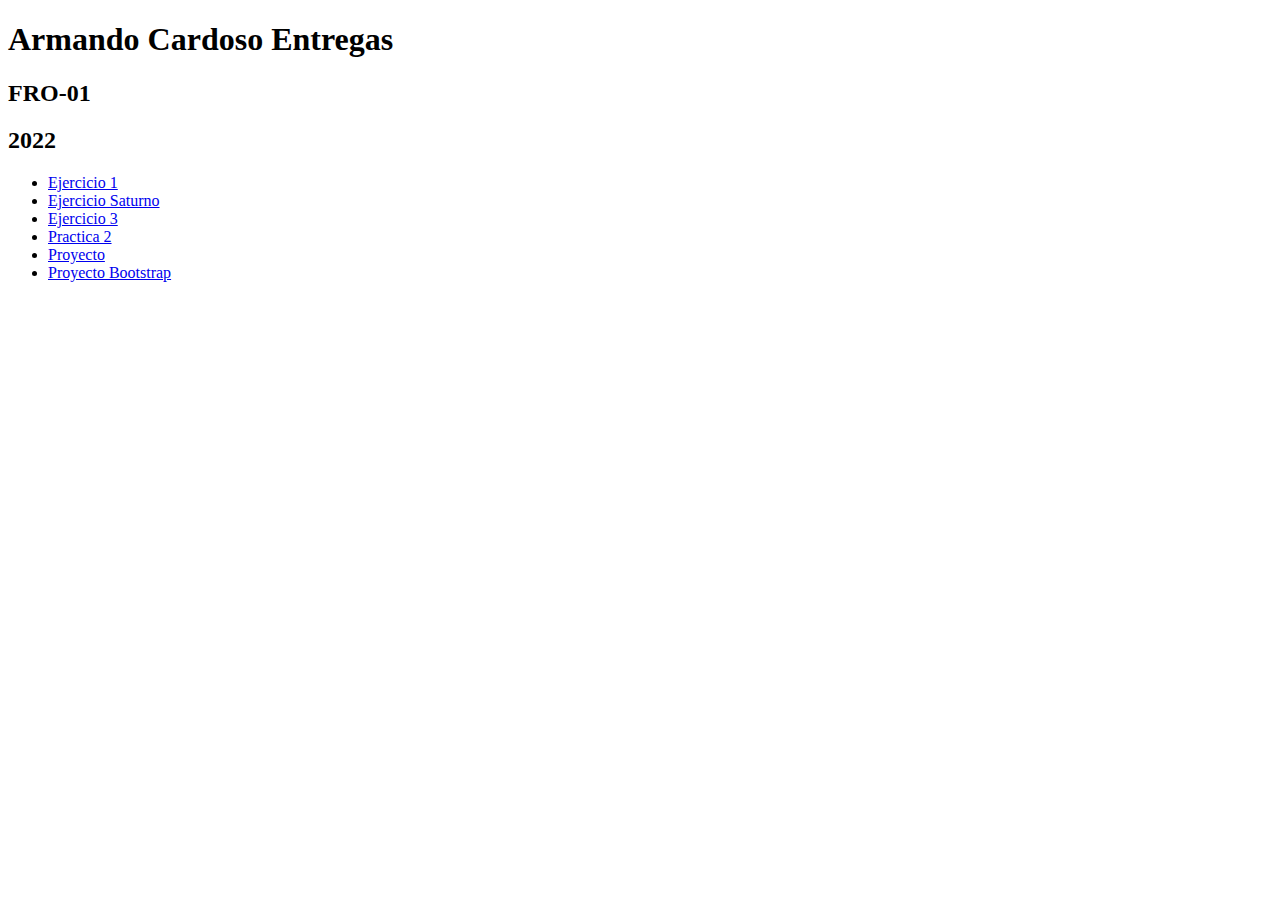
<file: index.html>
<!DOCTYPE html>
<html lang="en">
<head>
	<meta charset="UTF-8">
	<meta http-equiv="X-UA-Compatible" content="IE=edge">
	<meta name="viewport" content="width=device-width, initial-scale=1.0">
	<title>Armando Cardoso FR0-01</title>
</head>
<body>
	<h1>Armando Cardoso Entregas</h1>
	<h2>FRO-01</h2>
	<h2>2022</h2>
	<ul>
	<li><a href="/Ejercicio1/index.html">Ejercicio 1</a></li>
	<li><a href="/Ejercicio4/saturno.html">Ejercicio Saturno</a></li>
	<li><a href="/Ejercicio 3 fro01/index.html">Ejercicio 3</a></li>
	<li><a href="/Practica2/index.html">Practica 2</a></li>
	<li><a href="/Proyecto/index.html">Proyecto</a></li>
	<li><a href="/Proyecto bootstrap/index.html">Proyecto Bootstrap</a></li>
	</ul>
</body>
</html>
</file>
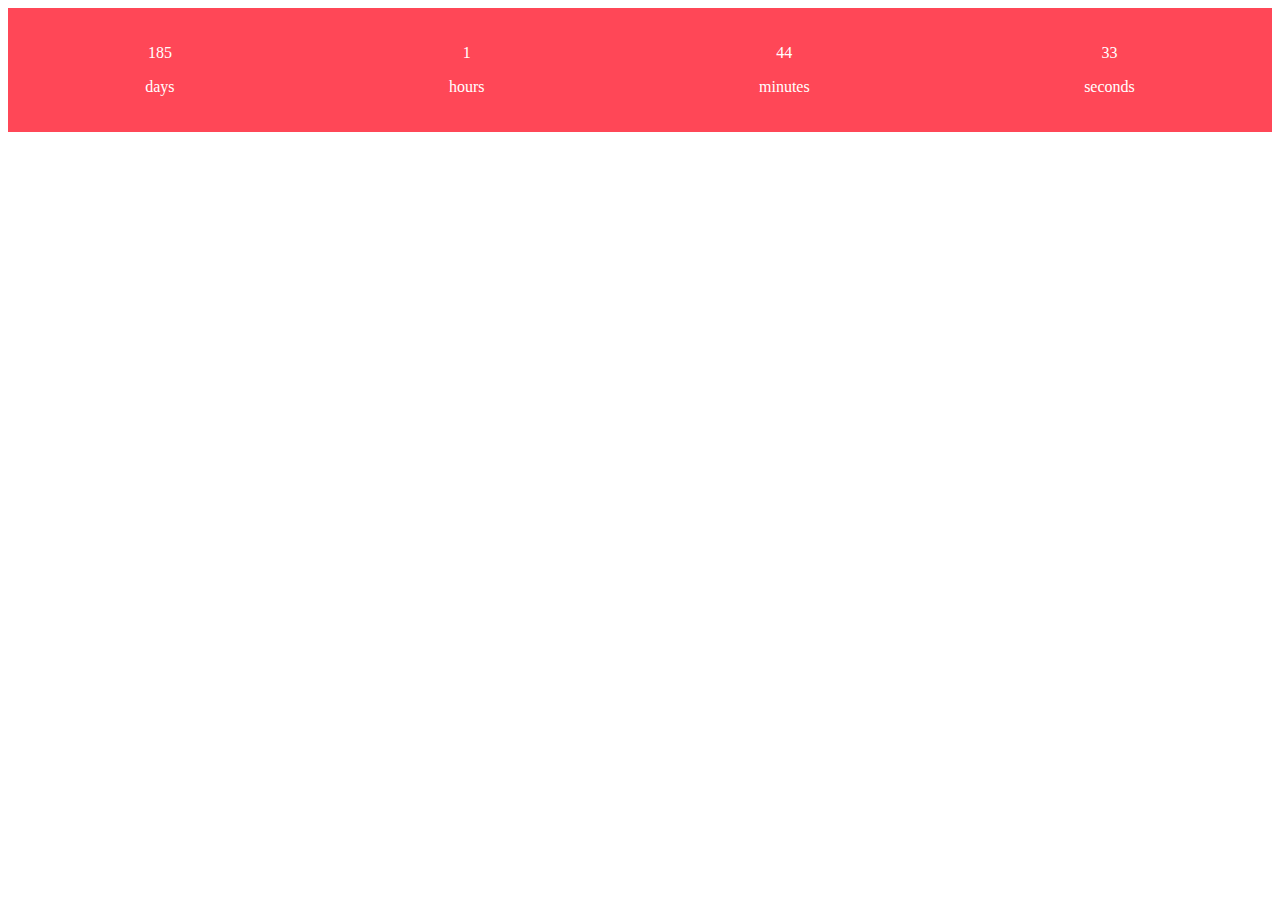
<file: Ejercicio horas y dias/index.html>
<!DOCTYPE html>
<html lang="en">
<head>
 <meta charset="UTF-8">
 <meta http-equiv="X-UA-Compatible" content="IE=edge">
 <meta name="viewport" content="width=device-width, initial-scale=1.0">
 <link rel="stylesheet" href="/Ejercicio horas y dias/css/style.css">
 <title>Ejercicio 3 fro01</title>
</head>
<body>
  <div class="contenedor-padre">
   <div class="elemento-hijo">
    <p>185</p>
    <p>days</p>
   </div>
   <div class="elemento-hijo">
    <p>1</p>
    <p>hours</p>
   </div>
   <div class="elemento-hijo">
    <p>44</p>
    <p>minutes</p>
   </div>
   <div class="elemento-hijo">
    <p>33</p>
    <p>seconds</p> 
   </div>

  </div>
</body>
</html>
</file>
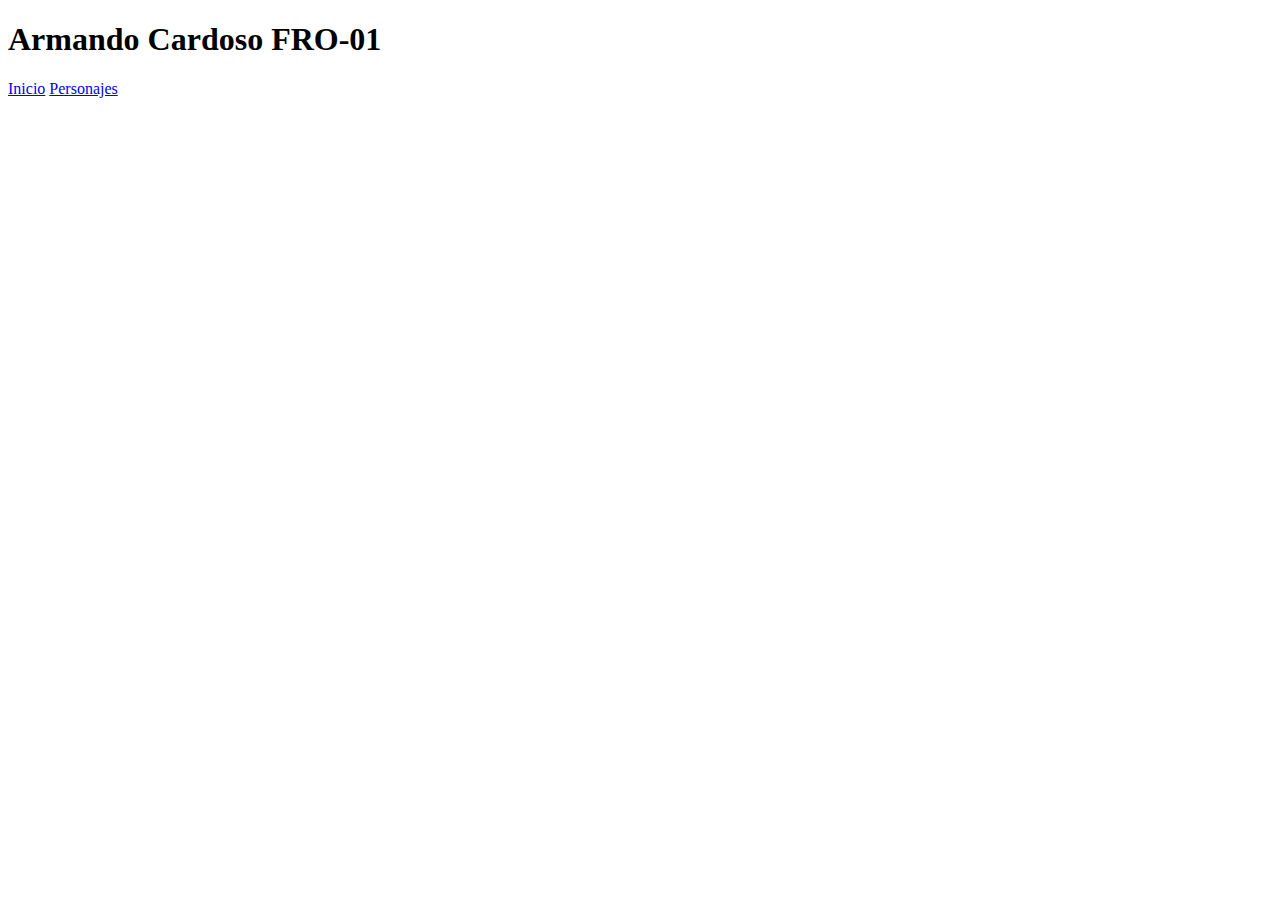
<file: Ejercicio1/index.html>
<!DOCTYPE html>
<html lang="en">
<head>
	<meta charset="UTF-8">
	<meta http-equiv="X-UA-Compatible" content="IE=edge">
	<meta name="viewport" content="width=device-width, initial-scale=1.0">
	<title>Armando Cardoso FRO-01</title>
</head>
<body>
	<h1>Armando Cardoso FRO-01</h1>
	<nav>
			<a href="/index.html">Inicio</a>
			<a href="/Ejercicio1/personajes.html">Personajes</a>
	</nav>
</body>
</html>
</file>
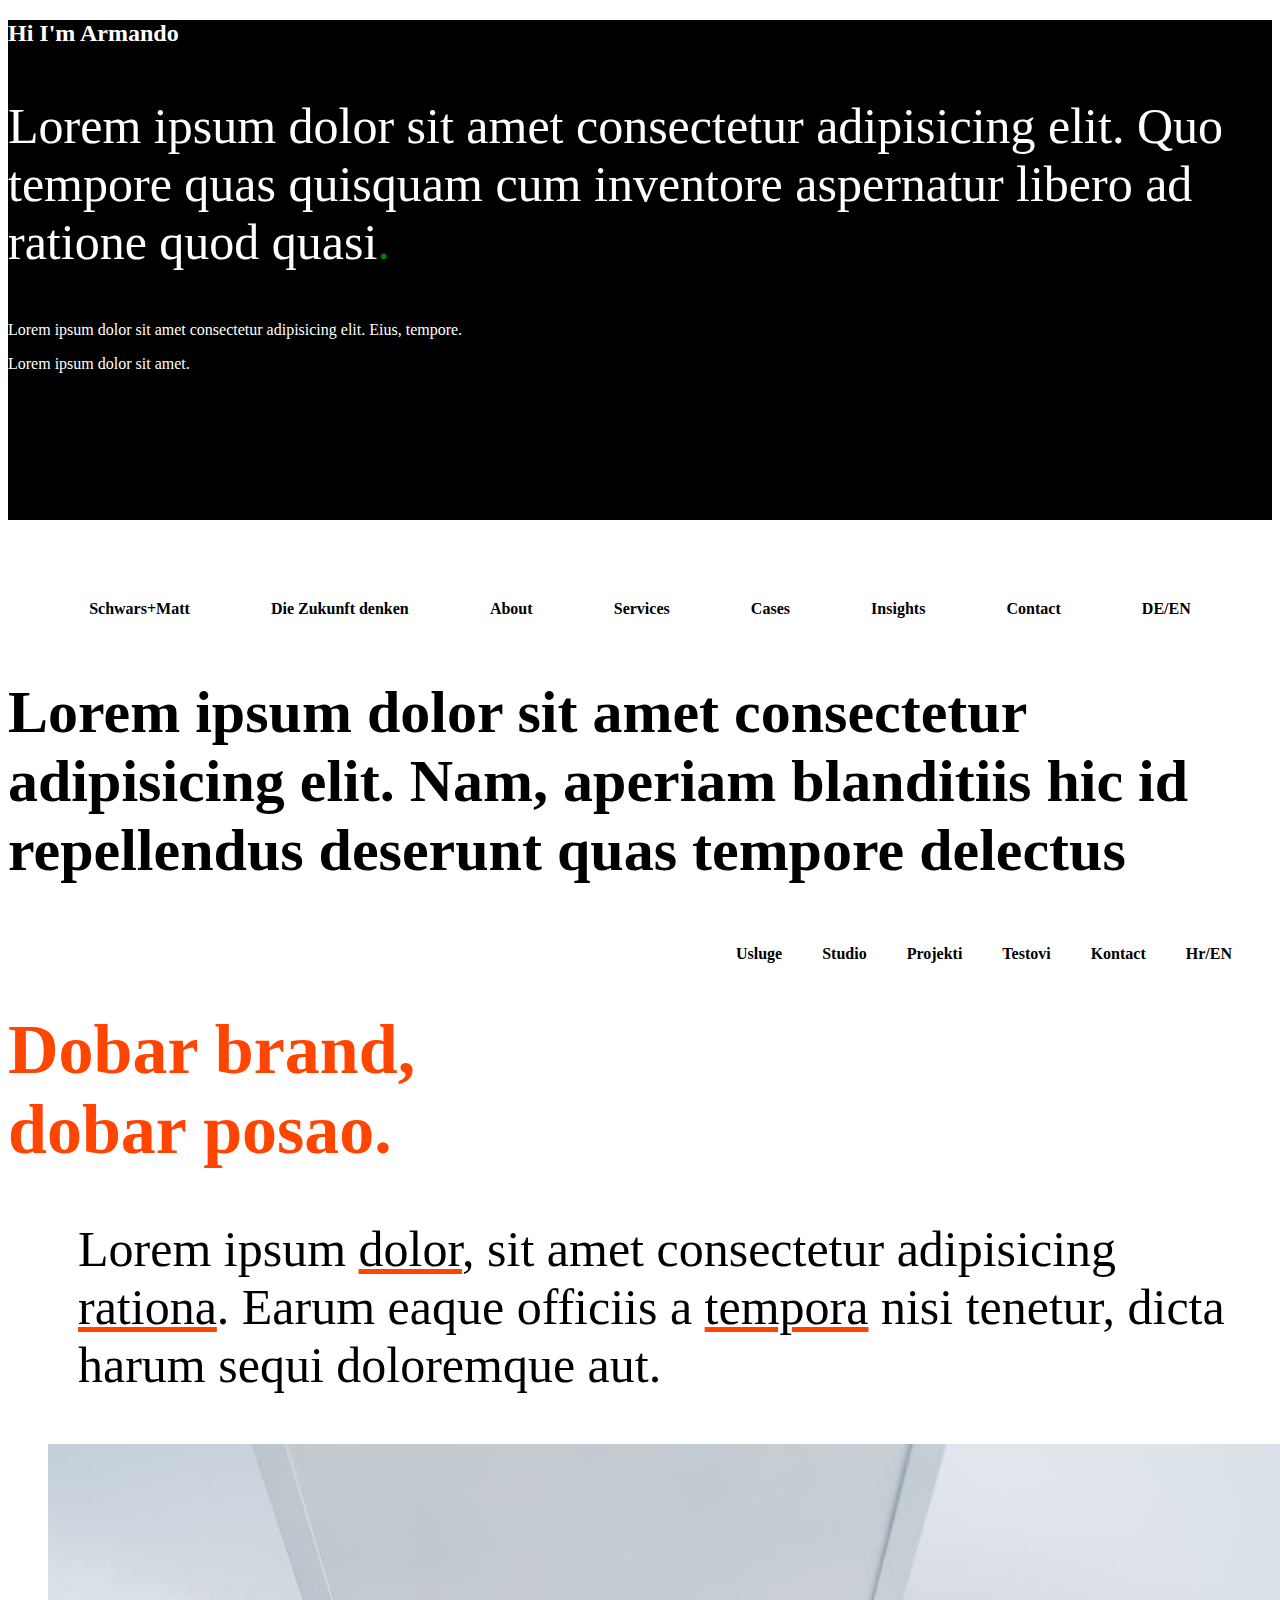
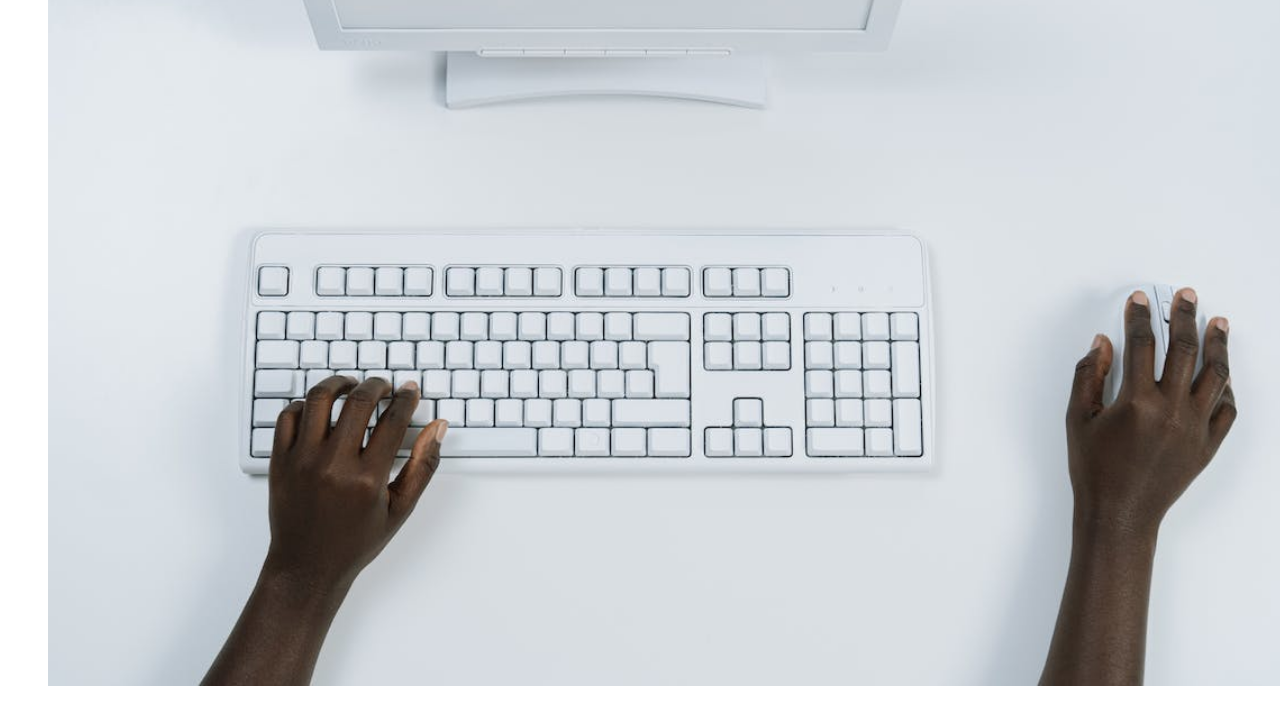
<file: Practica2/index.html>
<!DOCTYPE html>
<html lang="en">
<head>
	<meta charset="UTF-8">
	<meta http-equiv="X-UA-Compatible" content="IE=edge">
	<meta name="viewport" content="width=device-width, initial-scale=1.0">
	<title>Ejercicio 1 - práctica 2</title>
	<link rel="stylesheet" href="/Practica2/css/style.css">
</head>
<body>
	<header id="inicio-header">
		<h2>Hi I'm Armando</h2>
		<p id="p-header">Lorem ipsum dolor sit amet consectetur adipisicing elit. Quo tempore quas quisquam cum inventore aspernatur libero ad ratione quod quasi<span id="span-period">.</span></p>
		<p>Lorem ipsum dolor sit amet consectetur adipisicing elit. Eius, tempore.</p>
		<p>Lorem ipsum dolor sit amet.</p>
	</header>
	<main>
			<nav class="nav-main">
				<span>Schwars+Matt</span>
				<span>Die Zukunft denken</span>
				<a href="">About</a>
				<a href="">Services</a>
				<a href="">Cases</a>
				<a href="">Insights</a>
				<a href="">Contact</a>
				<a href="">DE/EN</a>
			</nav>
			<p id="p-main">Lorem ipsum dolor sit amet consectetur adipisicing elit. Nam, aperiam blanditiis hic id repellendus deserunt quas tempore delectus</p>
			<nav class="nav-secondary">
				<a href="">Usluge</a>
				<a href="">Studio</a>
				<a href="">Projekti</a>
				<a href="">Testovi</a>
				<a href="">Kontact</a>
				<a href="">Hr/EN</a>
			</nav>
			<h1 id="h1-dobar">Dobar brand, dobar posao.</h1>
			<p id="p-last">Lorem ipsum <span>dolor</span>, sit amet consectetur adipisicing <span>rationa</span>. Earum eaque officiis a <span>tempora</span> nisi tenetur, dicta harum sequi doloremque aut.</p>
			<figure class="contenedor-imagen"><img src="/Practica2/imgs/teclado.jpeg" alt=""></figure>
	</main>
</body>
</html>
</file>
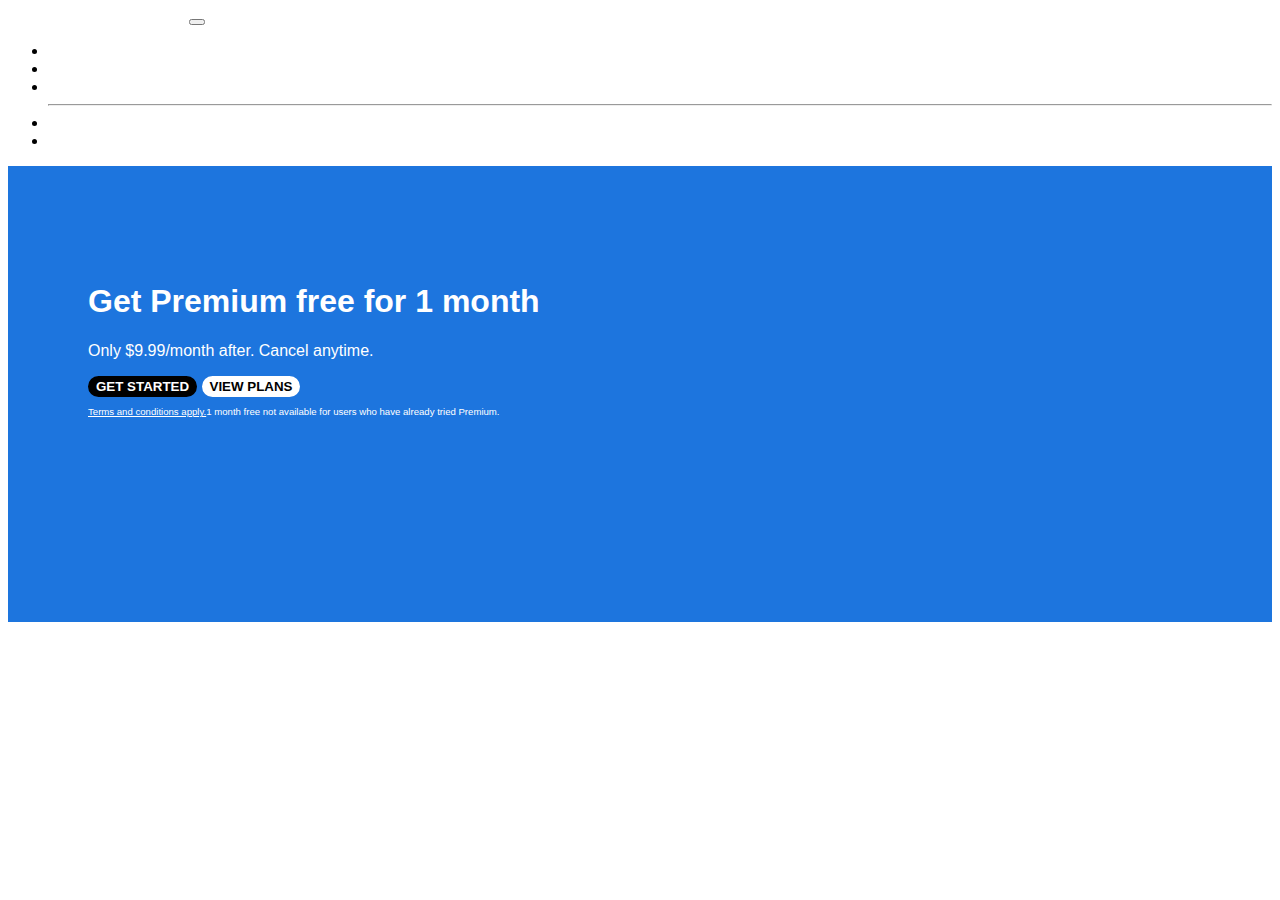
<file: Proyecto bootstrap/index.html>
<!DOCTYPE html>
<html lang="en">
 <head>
  <meta charset="utf-8">
  <title>Spotify Project</title>
  <meta name="viewport" content="width=device-width, initial-scale=1">
  <link href="https://cdn.jsdelivr.net/npm/bootstrap@5.2.2/dist/css/bootstrap.min.css" rel="stylesheet"
  integrity="sha384-Zenh87qX5JnK2Jl0vWa8Ck2rdkQ2Bzep5IDxbcnCeuOxjzrPF/et3URy9Bv1WTRi" crossorigin="anonymous">
  <link rel="stylesheet" href="/Proyecto bootstrap/css/base.css">
 </head>


<body>
  <nav class="navbar navbar-expand-lg bg-dark">
   <div class="container-fluid" id="header">
    <a class="navbar-brand" href="#">Spotify</a>
    <button class="navbar-toggler" type="button"  data-bs-toggle="collapse" data-bs-target="#navbarNav"
    aria-controls="navbarNav" aria-expanded="false" aria-label="Toggle navigation">
    <span class="navbar-toggler-icon"></span>
    </button>
    <div class="collapse navbar-collapse" id="navbarNav">
     <ul class="navbar-nav ms-auto">
      	<li class="nav-item">
       	<a class="nav-link active" aria-current="page" href="#">Premium</a>
      	</li>
      	<li class="nav-item">
       	<a class="nav-link" href="#">Support</a>
      	</li>
      	<li class="nav-item">
       	<a class="nav-link" href="#">Download</a>
      	</li>
      	<hr>
      	<li class="nav-item">
       <a class="nav-link">Sign up</a>
      	<li class="nav-item">
       	<a class="nav-link" href="#">Log in</a>
      	</li>
     	</ul>
    </div>
  </div>
  </nav>
  <main>
   	<section class="sct-getpremium" class="container-xl">
    	<h1>Get Premium free for 1 month</h1>
    	<p>Only $9.99/month after. Cancel anytime.</p>
    	<button type="button" class="get-started">GET STARTED</button>
    	<button type="button" class="view-plans">VIEW PLANS</button>
    	<p class="terms-and-conditions"><a href="">Terms and conditions apply.</a>1 month free not available for users who have already tried Premium.</p>
  	</section>


  </main>
</body>
</html>
</file>
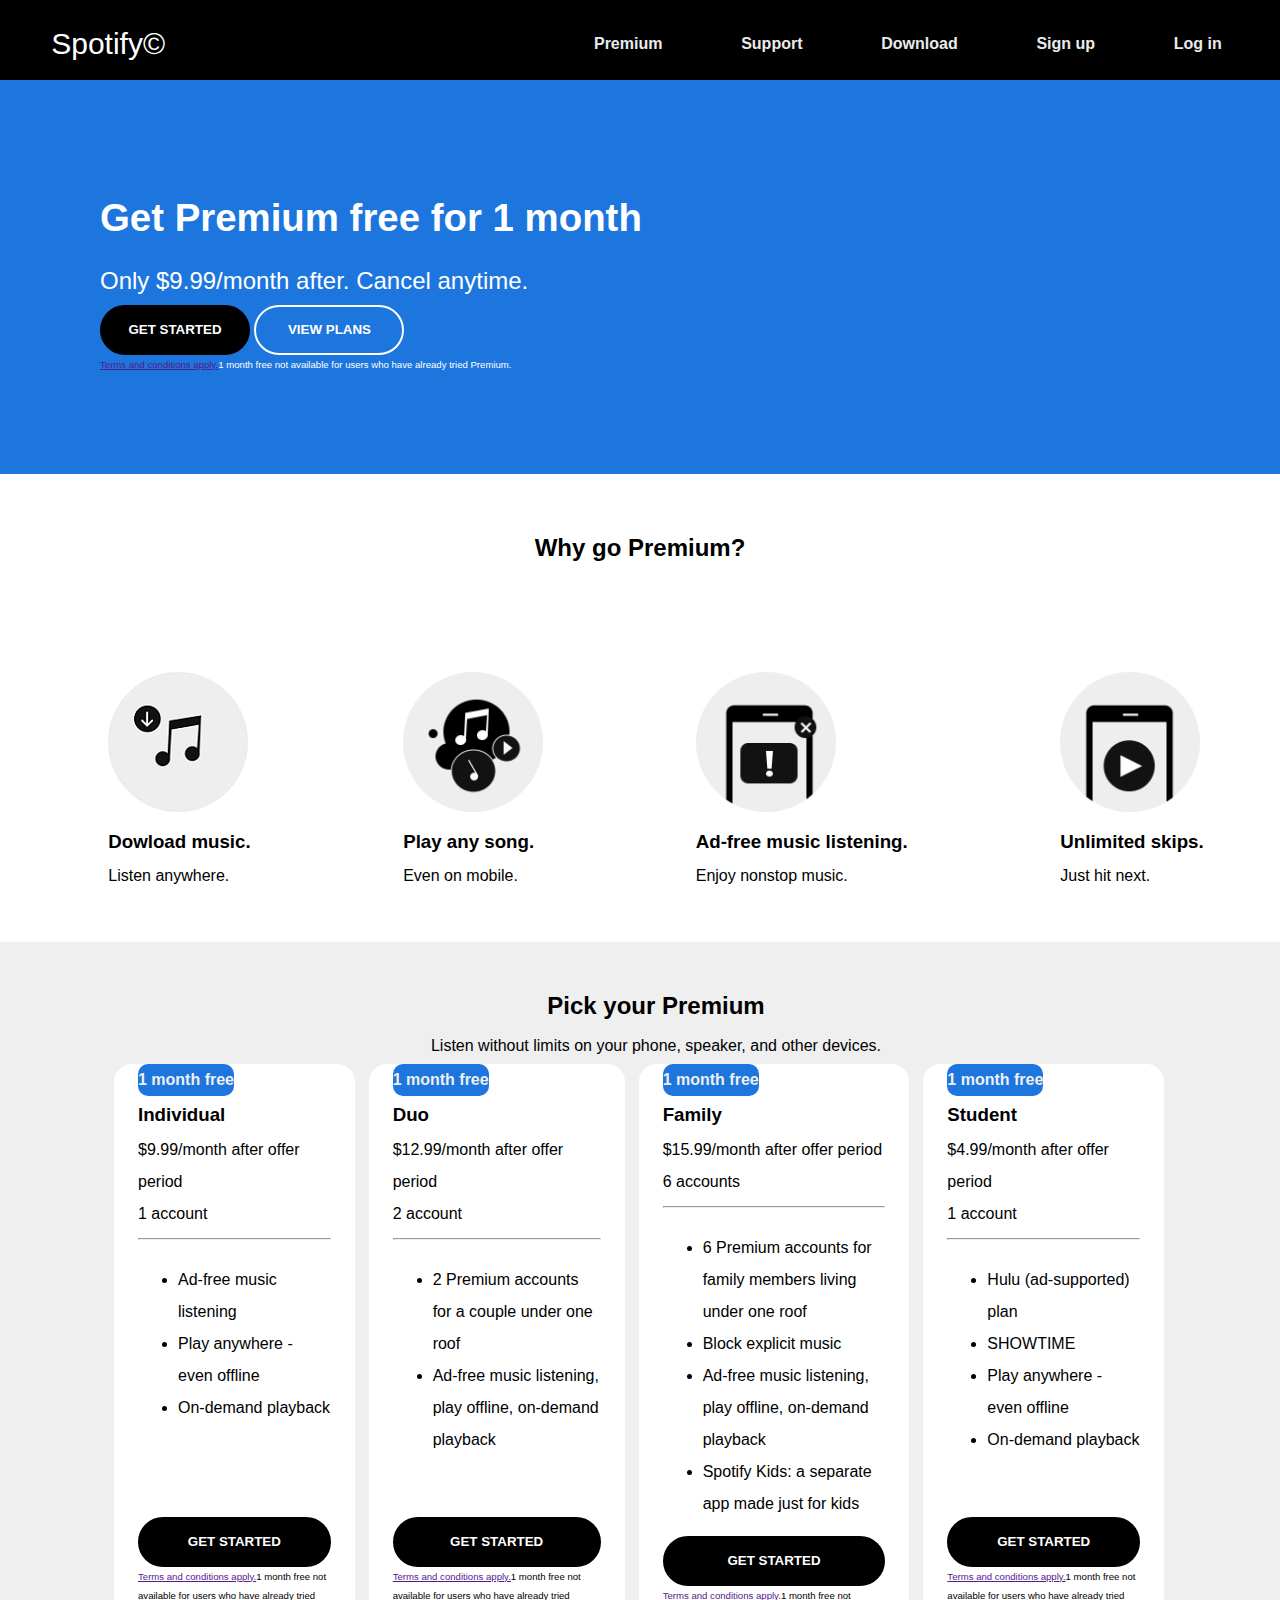
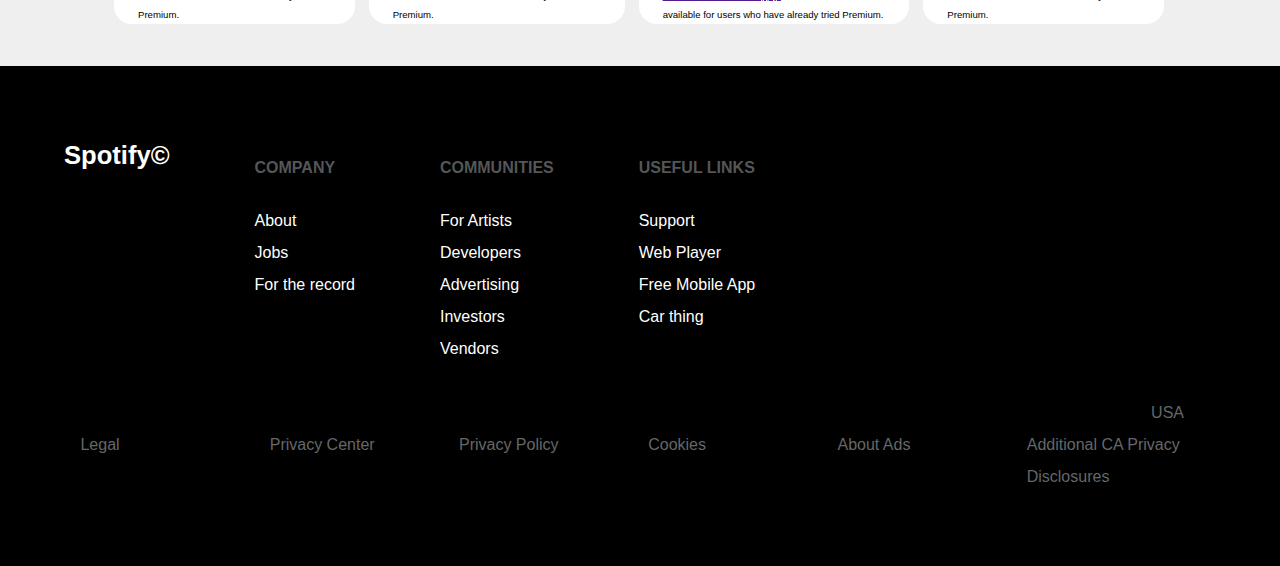
<file: Proyecto/index.html>
<!DOCTYPE html>
<html lang="en">
<head>
 <meta charset="UTF-8">
 <meta http-equiv="X-UA-Compatible" content="IE=edge">
 <meta name="viewport" content="width=device-width, initial-scale=1.0">
 <title>Spotify Premium - Spotify (Project)</title>
 <!--<link rel="stylesheet" href="/css/reset.css">-->
 <link rel="stylesheet" href="/Proyecto/css/style.css">
 <!--Iconos-->
 <link href="https://fonts.googleapis.com/icon?family=Material+Icons" rel="stylesheet">
</head>
<body>
<!--Header, navigation-->
<header>
 <nav class="nav-mobile">
  <span>Spotify&copy;</span>
  <span class="material-icons">menu</span>
 </nav>
 
 <nav class="nav-list">
  <span id="spotify-title">Spotify&copy;</span>
  <a href="">Premium</a>
  <a href="">Support</a>
  <a href="">Download</a>
  <a href="">Sign up</a>
  <a href="">Log in</a>
 </nav>

</header>

<!--Why go Premium, article1-->

 <section>
  <div class="container">
   <div class="premium">
    <h1>Get Premium free for 1 month</h1>
    <p id="premium-cost">Only $9.99/month after. Cancel anytime.</p>
    <button type="button" class="get-started">GET STARTED</button>
    <button type="button" class="view-plans">VIEW PLANS</button>
    <p class="terms-and-conditions"><a href="">Terms and conditions apply.</a>1 month free not available for users who have already tried Premium.</p>
   </div>
  </div>
 </section>

 
 <section class="sct-whypremium">
  <h2 id="why-premium">Why go Premium?</h2>
  <div class="article1">
   <div class="img-premium">
    <img src="/Proyecto/imagenes/download-music.png" alt="download music">
    <h3>Dowload music.</h3>
    <p>Listen anywhere.</p>
   </div>
   <div class="img-premium">
    <img src="/Proyecto/imagenes/play-any-song.png" alt="">
    <h3>Play any song.</h3>
    <p>Even on mobile.</p>
   </div>
   <div class="img-premium">
    <img src="/Proyecto/imagenes/ad-free.png" alt="">
    <h3>Ad-free music listening.</h3>
    <p>Enjoy nonstop music.</p>
   </div>
   <div class="img-premium">
    <img src="/Proyecto/imagenes/unlimited-skips.png" alt="">
    <h3>Unlimited skips.</h3>
    <p>Just hit next.</p>
   </div>
  </div>
</section>

 <!--Pick Premium-->
 <section class="article2">
  <h2 class="text-center">Pick your Premium</h2>
  <p class="text-center">Listen without limits on your phone, speaker, and other devices.</p>
  <div class="packs">

   <div class="individual">
    <p class="month-free">1 month free</p>
    <h3>Individual</h3>
    <p>$9.99/month after offer period</p>
    <p>1 account</p>
    <hr class="divisor">
    <ul class="">
     <li>Ad-free music listening</li>
     <li>Play anywhere - even offline</li>
     <li>On-demand playback</li>
    </ul>
    <button type="button" class="get-started">GET STARTED</button>
    <p class="terms-and-conditions"><a href="">Terms and conditions apply.</a>1 month free not available for users who have
     already tried Premium.</p>
   </div>

  <div class="individual">
    <p class="month-free">1 month free</p>
    <h3>Duo</h3>
    <p>$12.99/month after offer period</p>
    <p>2 account</p>
    <hr class="divisor">
    <ul class="">
      <li>2 Premium accounts for a couple under one roof</li>
      <li>Ad-free music listening, play offline, on-demand playback</li>
    </ul>
    <button type="button" class="get-started">GET STARTED</button>
    <p class="terms-and-conditions"><a href="">Terms and conditions apply.</a>1 month free not available for users who
      have
      already tried Premium.</p>
  </div>

  <div class="individual">
    <p class="month-free">1 month free</p>
    <h3>Family</h3>
    <p>$15.99/month after offer period</p>
    <p>6 accounts</p>
    <hr class="divisor">
    <ul class="">
      <li>6 Premium accounts for family members living under one roof</li>
      <li>Block explicit music</li>
      <li>Ad-free music listening, play offline, on-demand playback</li>
      <li>Spotify Kids: a separate app made just for kids</li>
    </ul>
    <button type="button" class="get-started">GET STARTED</button>
    <p class="terms-and-conditions"><a href="">Terms and conditions apply.</a>1 month free not available for users who
      have
      already tried Premium.</p>
  </div>


  <div class="individual">
    <p class="month-free">1 month free</p>
    <h3>Student</h3>
    <p>$4.99/month after offer period</p>
    <p>1 account</p>
    <hr class="divisor">
    <ul class="">
      <li>Hulu (ad-supported) plan</li>
      <li>SHOWTIME</li>
      <li>Play anywhere - even offline</li>
      <li>On-demand playback</li>
    </ul>
      <button type="button" class="get-started">GET STARTED</button>
      <p class="terms-and-conditions"><a href="">Terms and conditions apply.</a>1 month free not available for users who have already tried Premium.</p>
  </div>


  </div>
 </section>
 <footer>
  <nav>
    <div class="footer">
      <span>Spotify&copy;</span>
      <div>
        <h4>COMPANY</h4>
        <div>About</div>
        <div>Jobs</div>
        <div>For the record</div>
      </div>
      <div>
        <h4>COMMUNITIES</h4>
        <div>For Artists</div>
        <div>Developers</div>
        <div>Advertising</div>
        <div>Investors</div>
        <div>Vendors</div>
      </div>
      <div>
        <h4>USEFUL LINKS</h4>
        <div>Support</div>
        <div>Web Player</div>
        <div>Free Mobile App</div>
        <div>Car thing</div>
      </div>
    </div>
    <div class="usa">
      <p><a href="">USA</a></p>
    </div>
    <div class="footer-options">
      <div class="last-options">
        <div><a href="">Legal</a></div>
        <div><a href="">Privacy Center</a></div>
        <div><a href="">Privacy Policy</a></div>
        <div><a href="">Cookies</a></div>
        <div><a href="">About Ads</a></div>
        <div><a href="">Additional CA Privacy Disclosures</a></div>
      </div>
  </nav>
 


  </div>
 </footer>
 
</body>
</html>
</file>
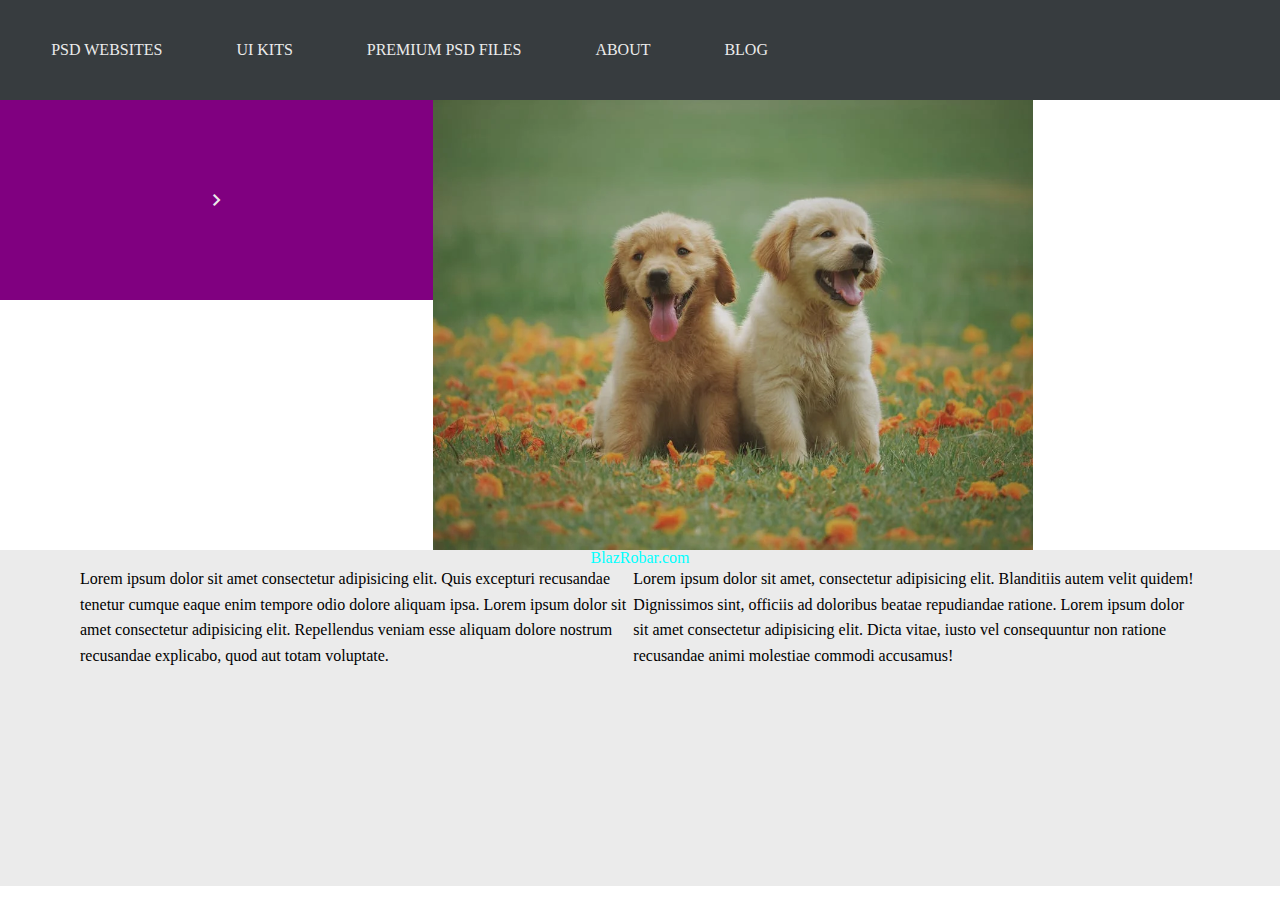
<file: responsive/index.html>
<!DOCTYPE html>
<html lang="en">
<head>
 <meta charset="UTF-8">
 <meta http-equiv="X-UA-Compatible" content="IE=edge">
 <meta name="viewport" content="width=device-width, initial-scale=1.0">
 <link rel="stylesheet" href="/responsive/css/index.css">
 <link rel="stylesheet" href="/responsive/css/reset.css">
 <!--Montserrat-->
 <link rel="preconnect" href="https://fonts.googleapis.com">
 <link rel="preconnect" href="https://fonts.gstatic.com" crossorigin>
 <link href="https://fonts.googleapis.com/css2?family=Montserrat&family=Roboto&display=swap" rel="stylesheet">
 <!--Iconos-->
 <link href="https://fonts.googleapis.com/icon?family=Material+Icons" rel="stylesheet">
 <link rel="stylesheet"
  href="https://fonts.googleapis.com/css2?family=Material+Symbols+Outlined:opsz,wght,FILL,GRAD@48,400,0,0" />

 <title>Responsive Example</title>
</head>
<body>
  <header>
   <nav id="nav-mobile">
    <span>Navigation</span>
    <span class="material-icons">
     menu
    </span>
   </nav>

   <nav id="nav-desktop">
    <a href="">PSD WEBSITES</a>
    <a href="">UI KITS</a>
    <a href="">PREMIUM PSD FILES</a>
    <a href="">ABOUT</a>
    <a href="">BLOG</a>

   </nav>
  </header>
  <section class="sct-imagenes">
   <div id="caja-morada">
    <span class="material-symbols-outlined">
     chevron_right
    </span>
   </div>
   <div id="imagen1">
    <img src="/responsive/imgs/perro1.webp" alt="">
   </div>
   <div id="imagen2">
   </div>
  </section>
	<section id="parrafos">
		<h2>BlazRobar.com</h2>
		<div class="parrafo1">
			<p>Lorem ipsum dolor sit amet consectetur adipisicing elit. Quis excepturi recusandae tenetur cumque eaque enim tempore odio dolore aliquam ipsa. Lorem ipsum dolor sit amet consectetur adipisicing elit. Repellendus veniam esse aliquam dolore nostrum recusandae explicabo, quod aut totam voluptate.</p>
			<p>Lorem ipsum dolor sit amet, consectetur adipisicing elit. Blanditiis autem velit quidem! Dignissimos sint, officiis ad doloribus beatae repudiandae ratione. Lorem ipsum dolor sit amet consectetur adipisicing elit. Dicta vitae, iusto vel consequuntur non ratione recusandae animi molestiae commodi accusamus!</p>
		</div>
	</section>
 
</body>
</html>
</file>
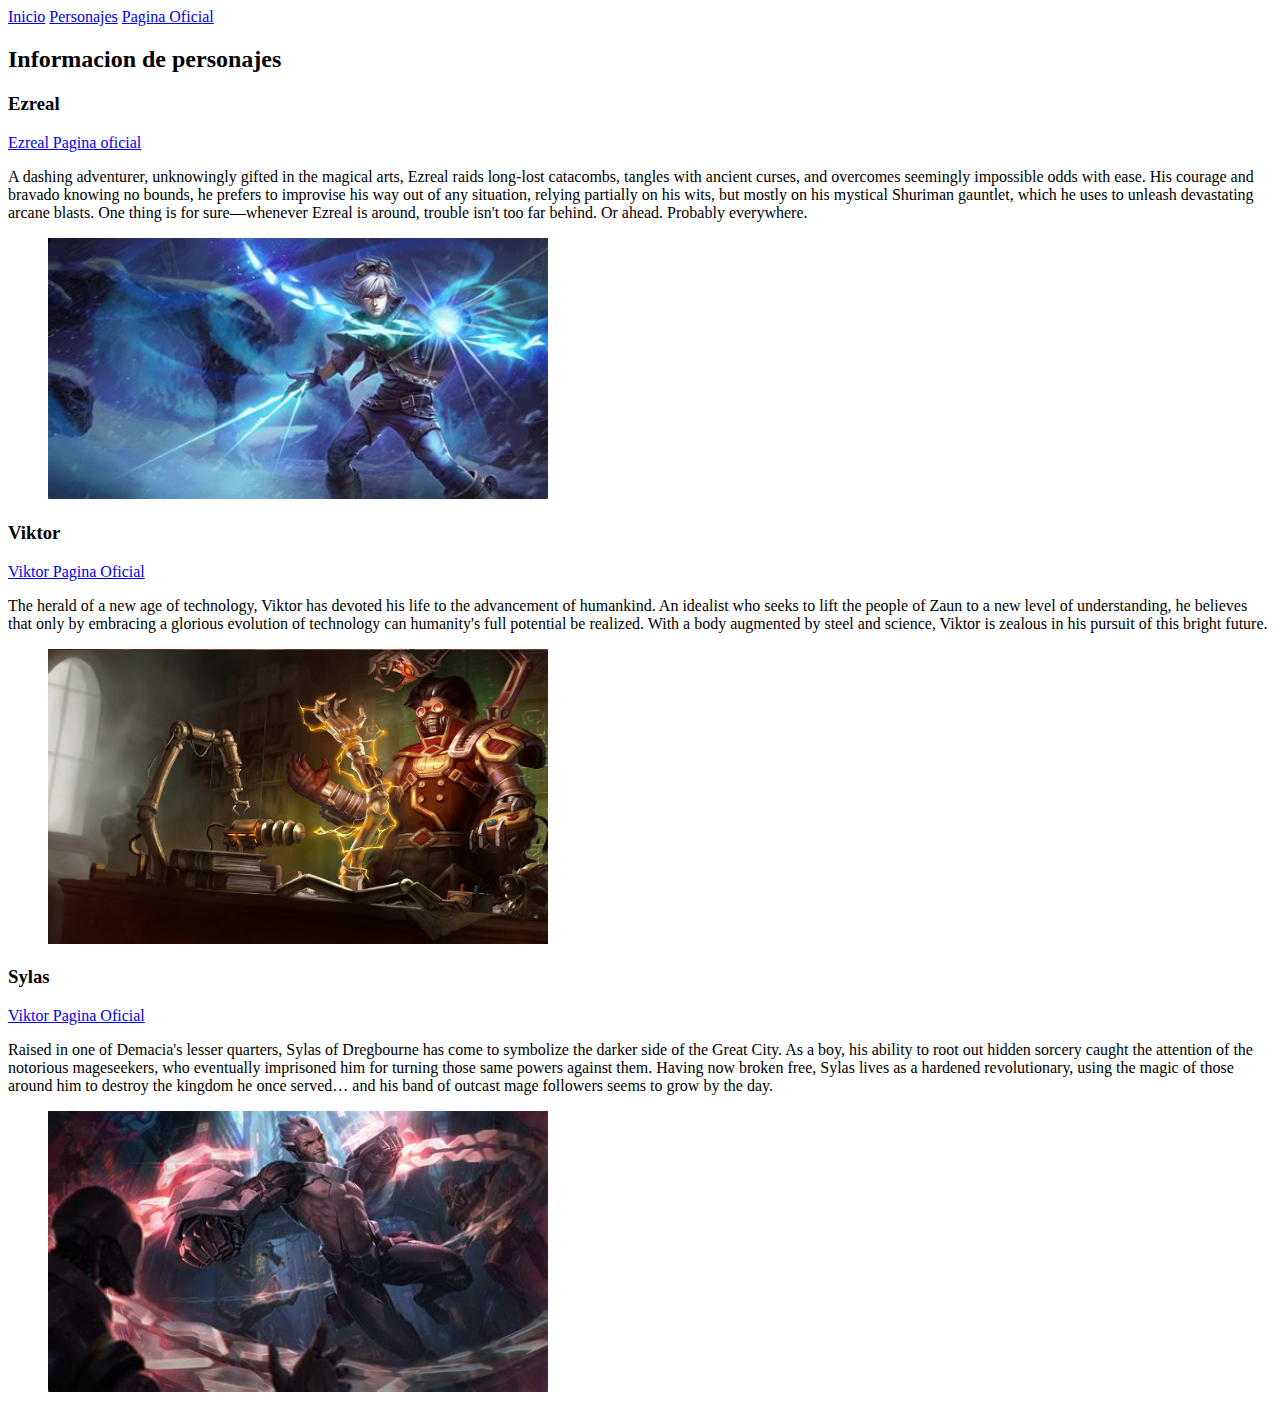
<file: Ejercicio1/personajes.html>
<!DOCTYPE html>
<html lang="en">
<head>
	<meta charset="UTF-8">
	<meta http-equiv="X-UA-Compatible" content="IE=edge">
	<meta name="viewport" content="width=device-width, initial-scale=1.0">
	<title>Ejercicio 1</title>
	<link rel="stylesheet" href="/Ejercicio1/personajes.css">
</head>
<body>
		<header>
			<nav>
				<a href="/index.html">Inicio</a>
				<a href="/Ejercicio1/personajes.html">Personajes</a>
				<a href="https://www.leagueoflegends.com/en-us/champions/">Pagina Oficial</a>
			</nav>
			<main>
				<section id="sct-informacion">
					<h2>Informacion de personajes</h2>
					<!--Ezreal-->
					<h3>Ezreal</h3>
					<a href="https://www.leagueoflegends.com/en-us/champions/ezreal/">Ezreal Pagina oficial</a>
					<p>A dashing adventurer, unknowingly gifted in the magical arts, Ezreal raids long-lost catacombs, tangles with ancient
					curses, and overcomes seemingly impossible odds with ease. His courage and bravado knowing no bounds, he prefers to
					improvise his way out of any situation, relying partially on his wits, but mostly on his mystical Shuriman gauntlet,
					which he uses to unleash devastating arcane blasts. One thing is for sure—whenever Ezreal is around, trouble isn't too
					far behind. Or ahead. Probably everywhere.</p>
					<figure class="contenedor-img-personaje"><img src="/Ejercicio1/imgs/ezreal.jpg" alt="Ezreal"></figure>

					<!--Viktor-->
					<h3>Viktor</h3>
					<a href="https://www.leagueoflegends.com/en-us/champions/viktor/">Viktor Pagina Oficial</a>
					<p>The herald of a new age of technology, Viktor has devoted his life to the advancement of humankind. An idealist who
					seeks to lift the people of Zaun to a new level of understanding, he believes that only by embracing a glorious
					evolution of technology can humanity's full potential be realized. With a body augmented by steel and science, Viktor is
					zealous in his pursuit of this bright future.</p>
					<figure class="contenedor-img-personaje"><img src="/Ejercicio1/imgs/Viktor.jpg" alt="Viktor"></figure>
					<!--Sylas-->
					<h3>Sylas</h3>
					<a href="https://www.leagueoflegends.com/en-us/champions/viktor/">Viktor Pagina Oficial</a>
					<p>Raised in one of Demacia's lesser quarters, Sylas of Dregbourne has come to symbolize the darker side of the Great City.
					As a boy, his ability to root out hidden sorcery caught the attention of the notorious mageseekers, who eventually
					imprisoned him for turning those same powers against them. Having now broken free, Sylas lives as a hardened
					revolutionary, using the magic of those around him to destroy the kingdom he once served… and his band of outcast mage
					followers seems to grow by the day.</p>
					<figure class="contenedor-img-personaje"><img src="/Ejercicio1/imgs/Sylas.jpg" alt="Sylas"></figure>
				</section>
			</main>
		</header>
</body>
</html>
</file>
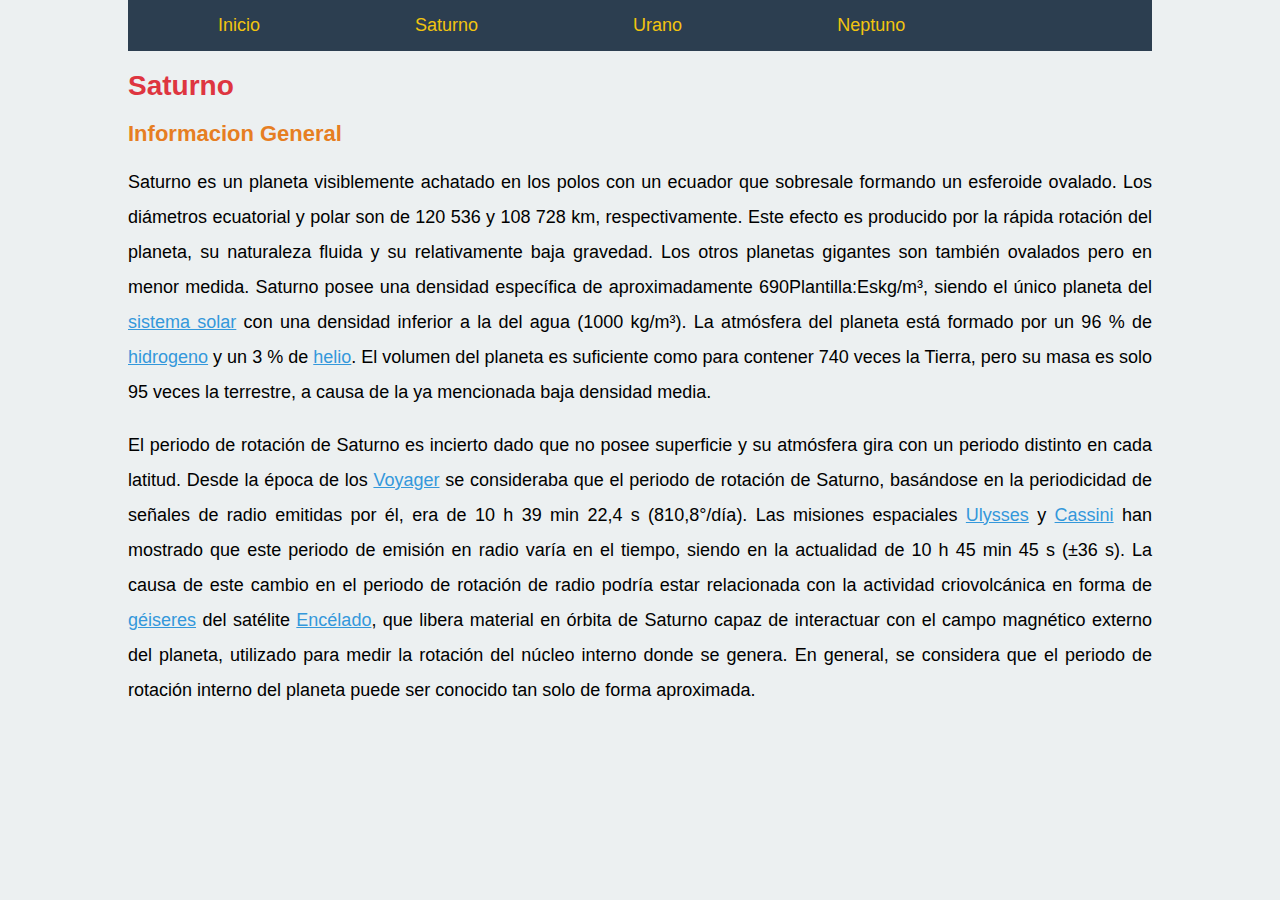
<file: Ejercicio4/saturno.html>
<!DOCTYPE html>
<html lang="en">
<head>
	<meta charset="UTF-8">
	<meta http-equiv="X-UA-Compatible" content="IE=edge">
	<meta name="viewport" content="width=device-width, initial-scale=1.0">
	<title>Document</title>
	<link rel="stylesheet" href="/Ejercicio4/css/saturno.css">
</head>
<body>
		<nav>
			<a href="">Inicio</a>
			<a href="">Saturno</a>
			<a href="">Urano</a>
			<a href="">Neptuno</a>
		</nav>
		<h1>Saturno</h1>
		<h2>Informacion General</h2>
		<p>Saturno es un planeta visiblemente achatado en los polos con un ecuador que sobresale formando un esferoide ovalado.
		Los diámetros ecuatorial y polar son de 120 536 y 108 728 km, respectivamente. Este efecto es producido por la rápida
		rotación del planeta, su naturaleza fluida y su relativamente baja gravedad. Los otros planetas gigantes son también
		ovalados pero en menor medida. Saturno posee una densidad específica de aproximadamente 690Plantilla:Eskg/m³, siendo
		el único planeta del <span>sistema solar</span> con una densidad inferior a la del agua (1000 kg/m³). La atmósfera del planeta está
		formado por un 96 % de <span>hidrogeno</span> y un 3 % de <span>helio</span>. El volumen del planeta es suficiente como para contener 740 veces
		la Tierra, pero su masa es solo 95 veces la terrestre, a causa de la ya mencionada baja densidad media.</p>

		<p>El periodo de rotación de Saturno es incierto dado que no posee superficie y su atmósfera gira con un periodo distinto
		en cada latitud. Desde la época de los <span>Voyager</span> se consideraba que el periodo de rotación de Saturno, basándose en la
		periodicidad de señales de radio emitidas por él, era de 10 h 39 min 22,4 s (810,8°/día). Las misiones espaciales
		<span>Ulysses</span> y <span>Cassini</span> han mostrado que este periodo de emisión en radio varía en el tiempo, siendo en la actualidad de 10 h
		45 min 45 s (±36 s). La causa de este cambio en el periodo de rotación de radio podría estar relacionada con la
		actividad criovolcánica en forma de <span>géiseres</span> del satélite <span>Encélado</span>, que libera material en órbita de Saturno capaz de
		interactuar con el campo magnético externo del planeta, utilizado para medir la rotación del núcleo interno donde se
		genera. En general, se considera que el periodo de rotación interno del planeta puede ser conocido tan solo de forma
		aproximada.</p>
</body>
</html>
</file>
<file: Ejercicio horas y dias/css/style.css>
.contenedor-padre{
 background-color: #ff4757;
 padding: 20px 0 20px 0;
 display: flex;
 flex-wrap: wrap;
}
.elemento-hijo{
 flex-grow: 1;
 text-align: center;
}
p{
 color: white;
}
</file>
<file: Practica2/css/style.css>
header{
	background-color: black;
	color: white;
	height: 500px;
}
#p-header{
	font-size: 50px;
}
#span-period{
	color: green;
}

.nav-main{
	padding-top: 80px;
	font-weight: 700;
}
nav{
	display: flex;
	justify-content: space-evenly;
}
nav a{
	text-decoration: none;
	color: black;
}
#p-main{
	font-size: 60px;
	font-weight: 700;
}
.nav-secondary{
	font-weight: 700;
	display: flex;
	justify-content: flex-end;
}
.nav-secondary a{
	padding-right: 40px;
}

#h1-dobar{
	font-size: 70px;
	font-weight: 700;
	width: 45%;
	color: orangered;
}
#p-last{
	padding-left: 70px;
	justify-content: flex-end;
	font-size: 50px;
}
#p-last span{
	text-decoration: underline;
	text-decoration-color: orangered ;
}

.contenedor-imagen{
	width: 100%;
}

.contenedor-imagen img{
	width: 100%;
}
</file>
<file: Proyecto bootstrap/css/base.css>
html {
  font-family: "Helvetica", Arial, sans-serif;
}

#header a {
  color: #fff;
  padding-left: 4rem;
  padding-right: 4rem;
}

.sct-getpremium {
  background-color: #1D75DE;
  height: 40vh;
  color: #fff;
  justify-content: center;
  padding-top: 6rem;
  padding-left: 5rem;
}
.sct-getpremium h1 {
  font-weight: 700;
}
.sct-getpremium a {
  color: #fff;
}
.sct-getpremium .terms-and-conditions {
  font-size: 0.6rem;
}
.sct-getpremium button {
  border-radius: 30px;
  border: solid 2px #fff;
}
.sct-getpremium .get-started {
  background-color: #000;
  color: #fff;
  border-radius: 30px;
  border: solid 2px #000;
  font-weight: 600;
}
.sct-getpremium .view-plans {
  background-color: #fff;
  font-weight: 600;
}/*# sourceMappingURL=base.css.map */
</file>
<file: Proyecto/css/style.css>
*,
*::before,
*::after {
  box-sizing: border-box;
}
body,
h1,
h2,
h3,
header,
main, 
p{
  margin: 0;
}
/*Document*/
html{
 font-family: Helvetica,
  Arial, sans-serif;;
}
header{
 color: white;
 background-color: black;
 max-height: 80px;
}
h1{
  font-size: 2.4rem;
}
body{
  line-height: 2;
}
#premium-cost{
  font-size: 1.5rem;
}
header .nav-mobile {
  display: flex;
justify-content: space-between;
align-items: center;
min-height: 2rem;
padding-left: 4%;
font-weight: 500;
font-size: 1.5rem;
}
header .nav-mobile span{
display: flex;
justify-content: center;
align-items:center;
}
header .nav-mobile .material-icons{
 min-height: 60px;
 min-width: 60px;
}
header .nav-list{
display: none;
}
.text-center {
  text-align: center;
}
.container{
  padding: 100px;
margin-inline: auto;
  background-color: #1D75DE;
  color: white;

}
.container .terms-and-conditions{
  font-size: .6rem;
}
#spotify-title{
font-size: 30px;
font-weight: 500;
}
button{
  border-radius: 40px;
  width: 150px;
  height: 50px; 
  font-weight: 600;
  color: white;
}

.container .get-started{
  background-color: black;
  border-color: black;
  border: solid 2px black;
}
.container .view-plans{
  background-color: #1D75DE;
  border-color: white;
  border: solid 2px white;
}

/*Why Premium*/
.sct-whypremium{
  padding-top: 50px;
  padding-bottom: 50px;
}
.article1{
  padding-top: 50px;
  padding-left: 2rem;
  justify-content: space-evenly;
  
}
#why-premium{
  font-weight: 900;
  text-align: center;
}
img{
  width: 140px;
}
.img-premium{
  padding-top: 50px;
}

/*Pick Premium*/
.article2{
  background-color: #EFEFEF;
  padding-bottom: 2.5rem;
  padding-top: 2.5rem;
  padding-left: 2rem;
}

.individual{
  align-self: stretch;
  border: solid 2px #EFEFEF;
  background-color: white;
  margin-right: 10px;
  display: flex;
  flex-direction: column;
}
.month-free{
  color: #EFEFEF;
  background-color: #1D75DE;
 border-radius: 10px;
 font-weight: 700;
 width: fit-content;
}

.divisor{
  width: 100%;
}
.packs .individual{
  border-radius: 20px;

}
.get-started{
  background-color: black;
  border-color: black;
  border: solid 2px black;
  margin-top: auto;

}
.container{
  margin-inline: auto;
  
}
.individual .terms-and-conditions{
  font-size: .6rem;
}

.individual button{
  width: 100%;
}
.packs{
  display: flex;
  margin-inline: auto;
  margin-left: 5rem;
  margin-right: 5rem;
  height: 600px;
}
/*footer*/
footer{
  height: 500px;
  background-color: black;
  color: white;
  padding: 4rem 4rem 4rem 4rem;
}
footer span{
  font-weight: 700;
  font-size: 1.6rem;
}

.footer{
  display: flex;
  justify-content: space-between;
  width: 60%;
}
.footer h4{
  color: #545657;
}
.packs{
 padding-right: 1.5rem;
 height: auto;
}

.usa{
  display: flex;
  padding-top: 2rem;
  padding-right: 2rem;
  justify-content: flex-end;
  
}
.usa a{
  text-decoration: none;
  color: #656768;
}
.last-options{
  width: 100%;
  display: flex;
  justify-content: space-evenly;

}
.last-options a{
  text-decoration: none;
  color: #656768;
}

.last-options div{
  width: 15%;
}

/*Media query 1198*/
@media all and (min-width: 1198px){
  .packs{
  display: flex;
  flex-direction: row;
  margin-inline: auto;
  margin-left: 5rem;
  margin-right: 5rem;
  height: auto;
}
}
/*Media query 992px*/

@media all and (min-width: 992px) {
  header .nav-mobile{
    display: none;
  }
  header .nav-list span{
    width: 40%;
  }
header .nav-list {
 align-items:center;
 display: flex;
 max-height: 100px;
 padding-left: 4%;
 padding-right: 4%;
 justify-content: space-between;
 width: 100%;
 }
 header .nav-list a{
  padding: 28px 7px;
   color: #ebebeb;
   text-decoration: none;
   justify-content: space-between;
   display: block;
   font-weight: 600;
 }
 .article1{
  display: flex;
  flex-direction: row;
  justify-content: space-around;
  align-items: baseline;
  
 }

.individual{
  border-radius: 20px;
  padding-left: 1.5rem;
  padding-right: 1.5rem;
}

.packs{
  height: auto;
}


  
}
/*Media query 768px*/
@media all and (max-width: 768px){
  .article1{
    display: flex;
    flex-direction: column;
    justify-content: space-around;
  }
  img{
    size: auto;
  }
  .img-premium{
  display: flex;
  flex-wrap: wrap;
  height: auto;
  padding-top: 20px;
  
}
h1{
  font-size: 1.9rem;
}
#premium-cost{
  font-size: 1rem;
}
button{
  flex-direction: column;
  text-align: center;
  width: 100%;
}
.container{
  margin-inline: auto;
  
}

.individual{
  border: solid 2px #EFEFEF;
  padding-left: .5rem;
  padding-right: .5rem;
  padding-bottom: .5rem;
  margin-bottom: 40px;
	width: fit-content;
	
  
}
.packs{
  display: flex;
  flex-direction: column;
  margin-inline: auto;
  margin-left: 5rem;
  margin-right: 5rem;
  height: auto;
}
.month-free{
	color: #EFEFEF;
  background-color: #1D75DE;
	width: fit-content;
 border-radius: 10px;
 font-weight: 700;

}

.get-started{
  background-color: black;
  border-color: black;
  border: solid 2px black;
}
.footer{
  width: 100%;
}
footer{
	height: fit-content;
}
.last-options{
  width: 100%;
}
}
</file>
<file: responsive/css/index.css>
*{
 box-sizing: border-box;
}

html{
font-family: 'Montserrat',
  sans-serif;
}
/*Header*/
header{
 background: #373c3f;
 color: #ebebeb;
 min-height: 32px;
}
img {
 max-width: 100%
}
header #nav-mobile{
 display: flex;
 justify-content: space-between;
 align-items: center;
 min-height: 32px;
 padding-left: 4%;
}

header #nav-mobile span{
display: flex;
justify-content: center;
align-items:center;
}

header #nav-mobile .material-icons{
 min-height: 32px;
 min-width: 32px;
 background: #202529;
}
header #nav-desktop{
display: none;
}

@media all and (min-width: 640px){
 header #nav-mobile{
  min-height: 75px;
 }
header #nav-mobile .material-icons {
 min-height: 75px;
 min-width: 75px;
}
}
@media all and (min-width: 900px) {
 header #nav-mobile{
  display: none;
 }
header #nav-desktop {
 align-items:center;
 display: flex;
 min-height: 100px;
 padding-left: 4%;
 justify-content: space-between;
 width: 60%;
 }
 header #nav-desktop a{
   color: #ebebeb;
   text-decoration: none;
 }
}

/*Header*/

.sct-imagenes #caja-morada{
 background: purple;
 width: 100%;
 height: 200px;
}
#caja-morada{
 display: flex;
 align-items: center;
 justify-content: center;
}
div{
 display: flex;
}
.material-symbols-outlined{
 size: 30px;
 color: #ebebeb;
}
h2{
	text-align: center;
	color: aqua;
	font-weight: 700;
}
#parrafos{
	background-color:#ebebeb
}
.parrafo1{
	display: flex;
	flex-direction: column;
	line-height: 1.6rem;
	padding-left: 5rem;
	padding-right: 5rem;
	height: 20rem;
	
}
@media all and (min-width: 640px) {
 
}
@media all and (min-width: 900px) {
.sct-imagenes #caja-morada {
 width: 40%;
 max-height: 50vh;
 
}
.sct-imagenes{
 display: flex;
 flex-direction: row;
 max-height: 50vh;
}
.parrafo1{
	display: flex;
	flex-direction: row;
}
}
</file>
<file: Ejercicio1/personajes.css>
.contenedor-img-personaje{
	width: 500px;
}

.contenedor-img-personaje img{
	width: 100%;
}
</file>
<file: Ejercicio4/css/saturno.css>
body{
	width: 1024px;
	margin: 0 auto;
	font-size: 18px;
	background-color: #ecf0f1;
	font-family: 'Segoe UI', Tahoma, Geneva, Verdana, sans-serif;
}
p{
	text-align: justify;
	line-height: 35px;
}

h1{
	font-size: 28px;
	color: #de3540;
}
h2{
	font-size: 22px;
	color: #e67e22;
}
span{
	color: #3498db;
	text-decoration: underline;
}
nav{
	background-color: #2c3e50;
	padding: 15px;
}
a{
	color: #f1c40f;
	margin: 75px;
	text-decoration: none;
}
</file>
